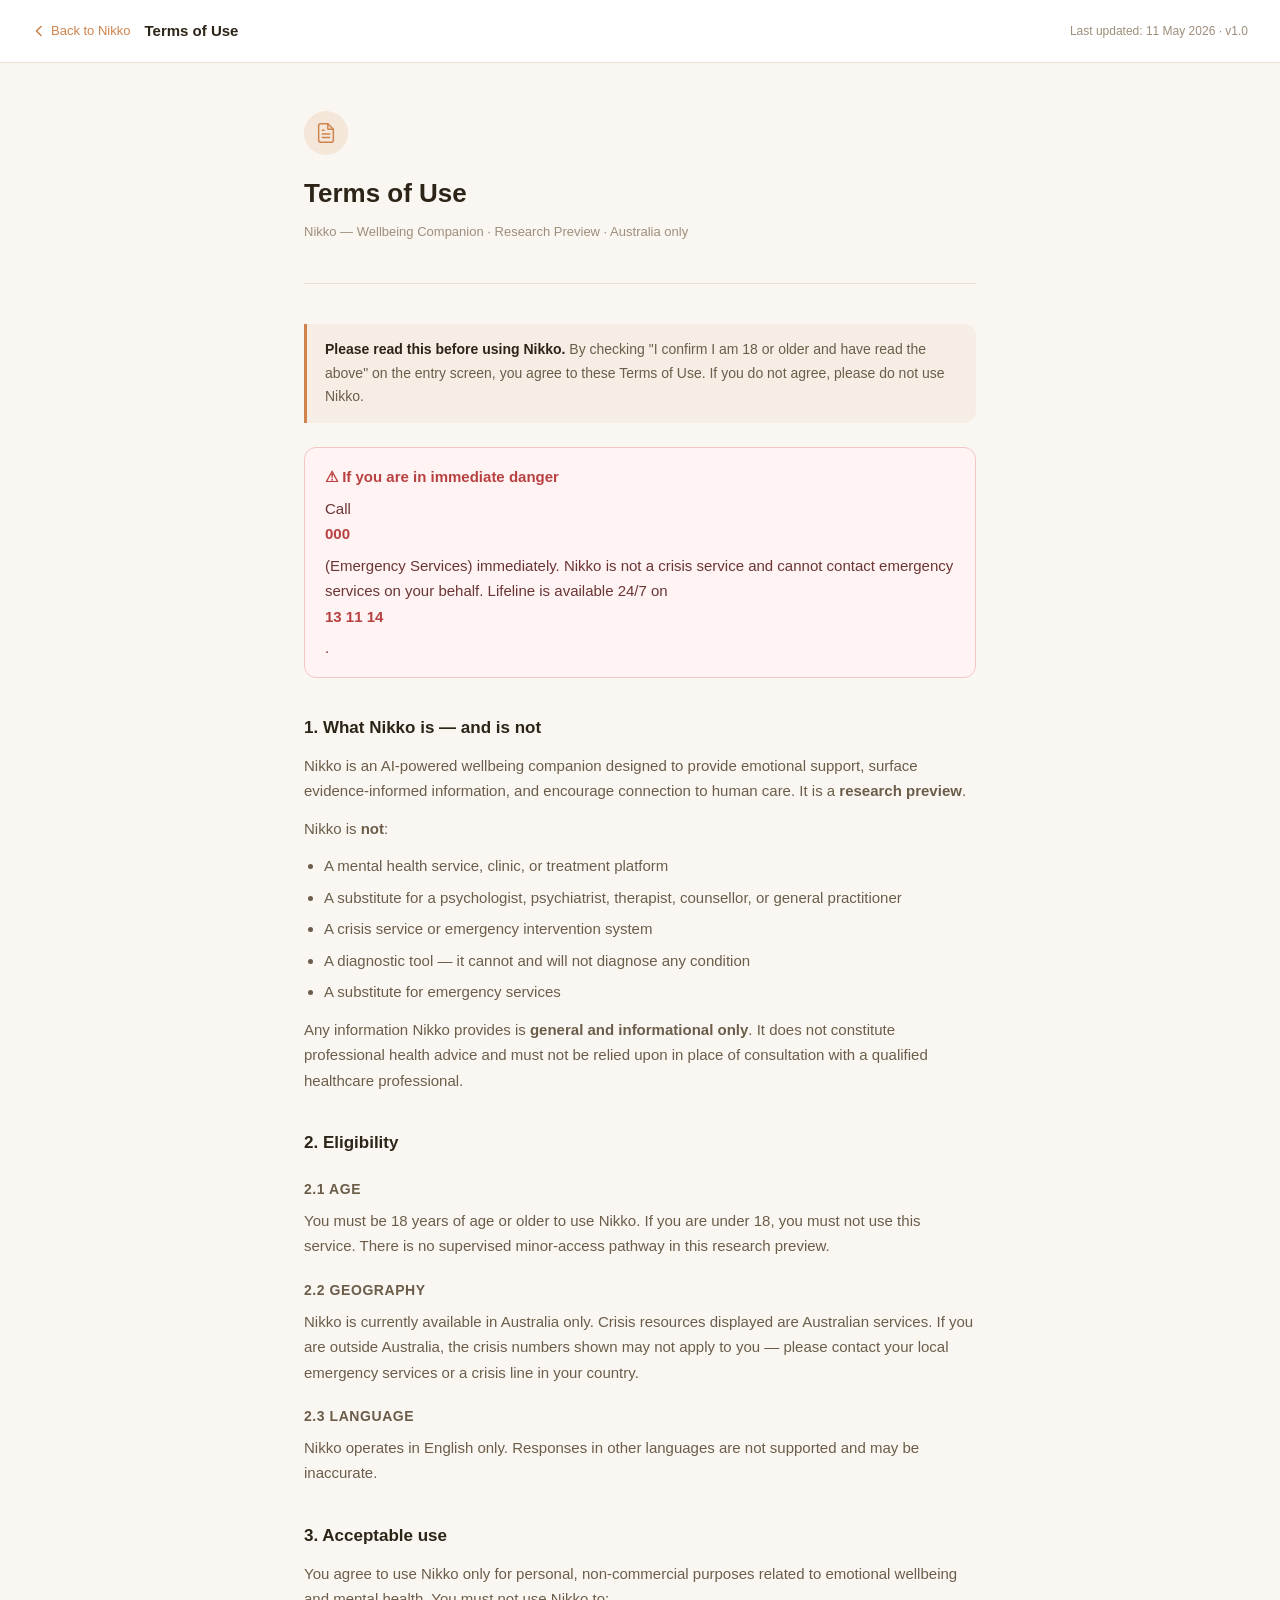
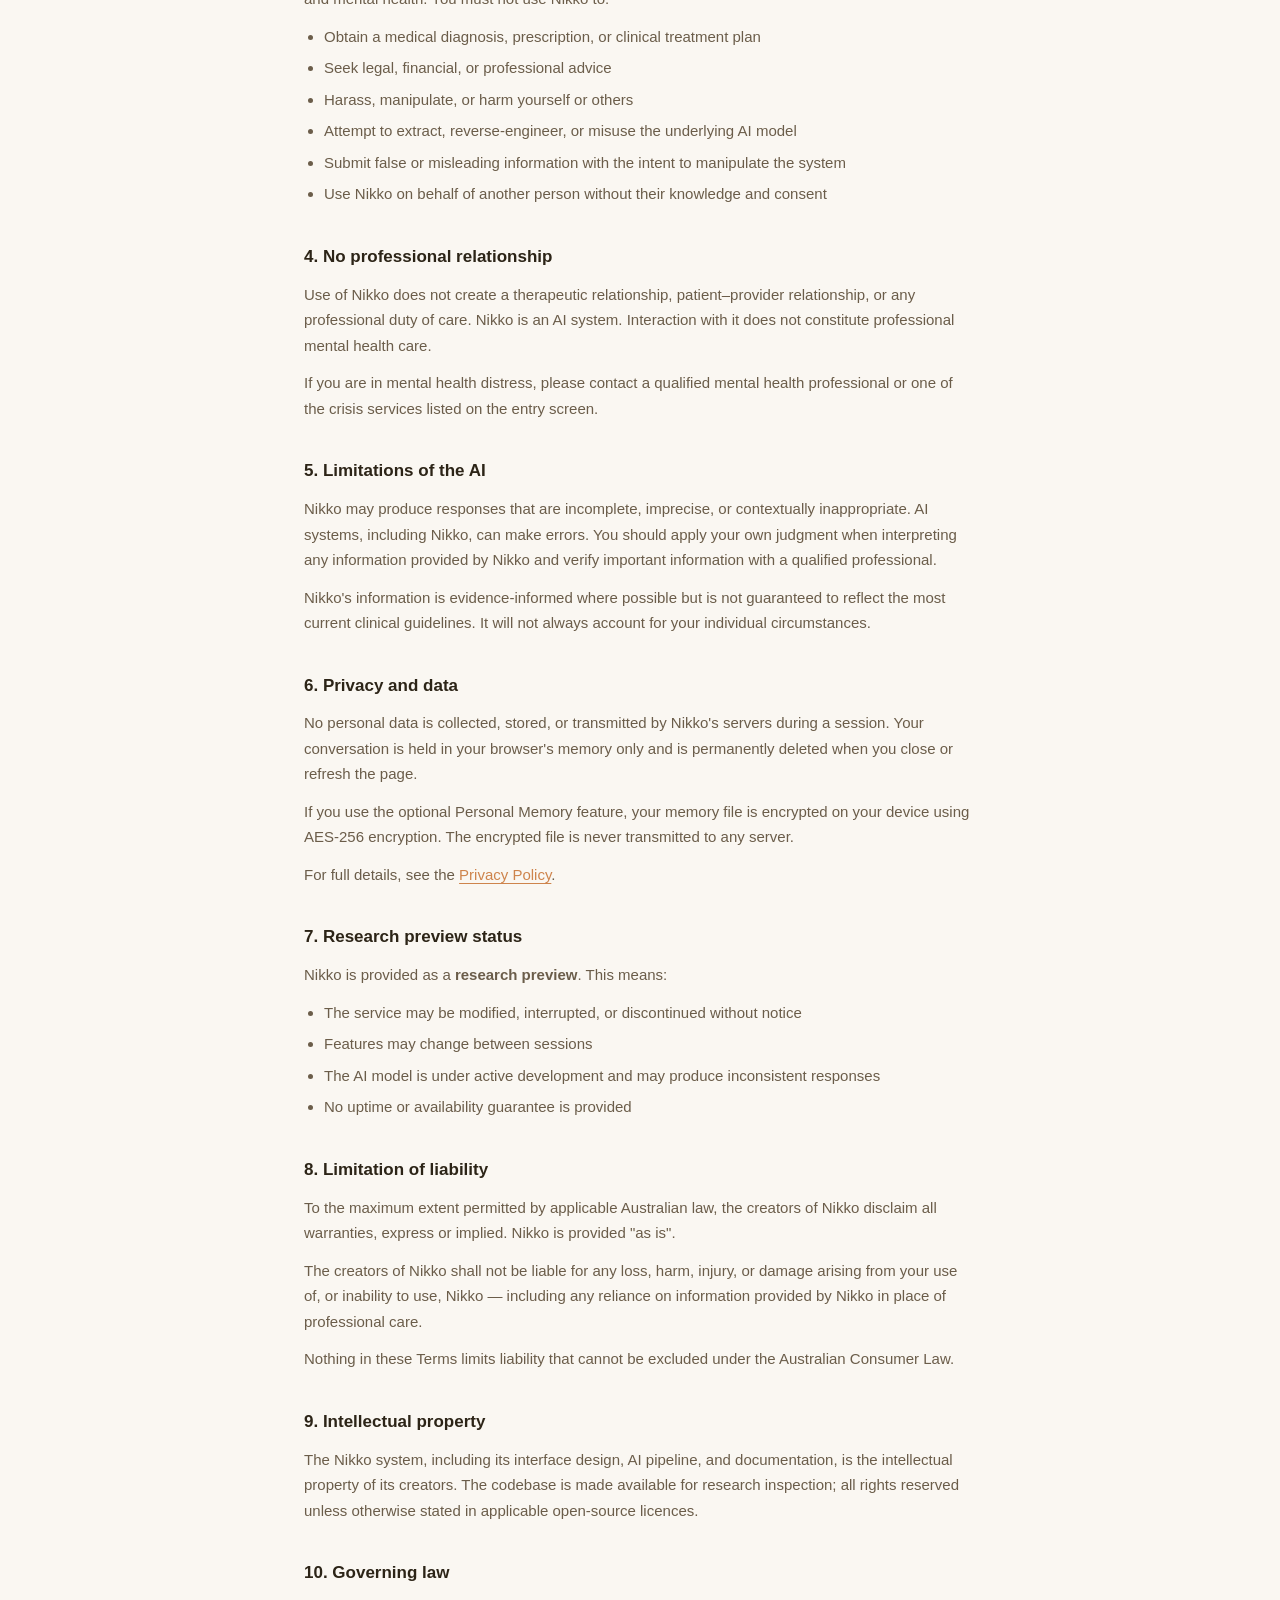
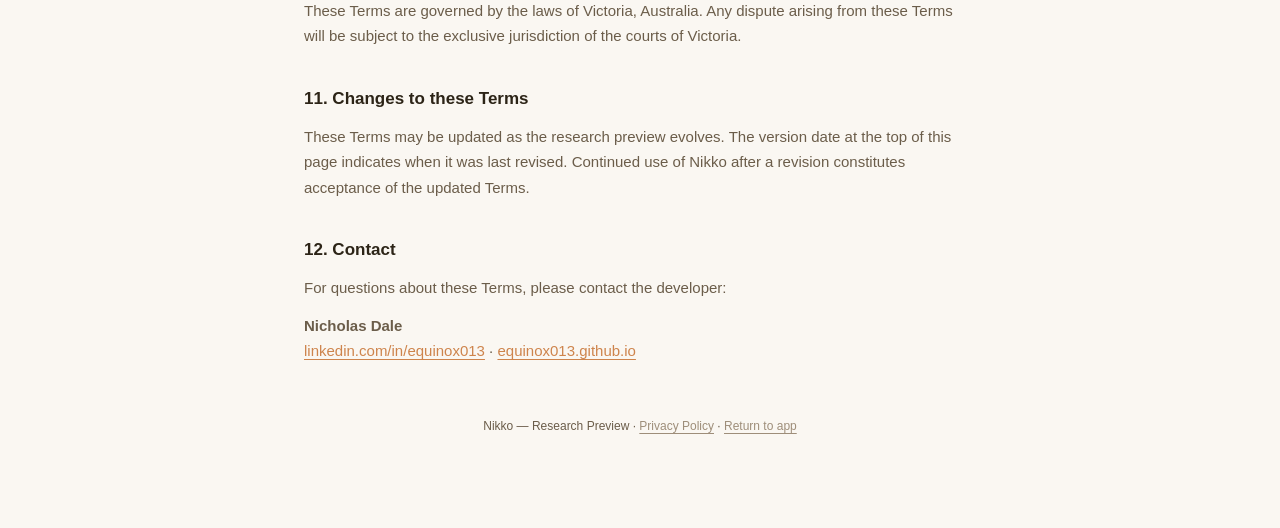
<file: web/eula.html>
<!doctype html>
<html lang="en" data-theme="light">
<head>
  <meta charset="utf-8" />
  <meta name="viewport" content="width=device-width, initial-scale=1" />
  <title>Terms of Use — Nikko</title>
  <style>
    :root {
      --bg: #faf7f2;
      --ink: #2c2417;
      --ink-2: #6b5d4a;
      --accent: #CE844C;
      --surface: #fff;
      --border: #e8e0d4;
      --muted: #9e8e7a;
      --radius: 12px;
    }
    @media (prefers-color-scheme: dark) {
      [data-theme="light"] { /* lock to light — legal docs stay light */ }
    }
    *, *::before, *::after { box-sizing: border-box; margin: 0; padding: 0; }
    body {
      font-family: -apple-system, BlinkMacSystemFont, 'Segoe UI', sans-serif;
      background: var(--bg);
      color: var(--ink);
      line-height: 1.7;
      font-size: 15px;
      padding: 0 0 80px;
    }
    header {
      background: var(--surface);
      border-bottom: 1px solid var(--border);
      padding: 18px 32px;
      display: flex;
      align-items: center;
      gap: 14px;
      position: sticky;
      top: 0;
      z-index: 10;
    }
    .back-link {
      color: var(--accent);
      text-decoration: none;
      font-size: 13px;
      display: flex;
      align-items: center;
      gap: 5px;
    }
    .back-link:hover { text-decoration: underline; }
    .header-title {
      font-size: 15px;
      font-weight: 600;
      color: var(--ink);
    }
    .header-sub {
      font-size: 12px;
      color: var(--muted);
      margin-left: auto;
    }
    main {
      max-width: 720px;
      margin: 0 auto;
      padding: 48px 24px 0;
    }
    .doc-header {
      margin-bottom: 40px;
      padding-bottom: 28px;
      border-bottom: 1px solid var(--border);
    }
    .doc-header .mark {
      width: 44px; height: 44px;
      background: color-mix(in srgb, var(--accent) 15%, transparent);
      border-radius: 50%;
      display: flex; align-items: center; justify-content: center;
      margin-bottom: 16px;
    }
    .doc-header .mark svg { width: 22px; height: 22px; color: var(--accent); }
    h1 { font-size: 26px; font-weight: 700; margin-bottom: 6px; }
    .doc-meta { font-size: 13px; color: var(--muted); }
    .callout {
      background: color-mix(in srgb, var(--accent) 8%, transparent);
      border-left: 3px solid var(--accent);
      border-radius: 0 var(--radius) var(--radius) 0;
      padding: 14px 18px;
      margin: 24px 0;
      font-size: 14px;
      color: var(--ink-2);
    }
    .callout strong { color: var(--ink); }
    h2 {
      font-size: 17px;
      font-weight: 650;
      margin: 36px 0 10px;
      color: var(--ink);
    }
    h3 {
      font-size: 14px;
      font-weight: 600;
      margin: 20px 0 6px;
      color: var(--ink-2);
      text-transform: uppercase;
      letter-spacing: 0.04em;
    }
    p { margin-bottom: 12px; color: var(--ink-2); }
    ul { padding-left: 20px; margin-bottom: 12px; }
    li { margin-bottom: 6px; color: var(--ink-2); }
    a { color: var(--accent); text-underline-offset: 3px; }
    .crisis-box {
      background: #fff3f3;
      border: 1px solid #f5c6c6;
      border-radius: var(--radius);
      padding: 16px 20px;
      margin: 20px 0;
    }
    .crisis-box strong { color: #b94040; display: block; margin-bottom: 6px; }
    .crisis-box p { color: #6b3535; margin: 0; }
    footer {
      text-align: center;
      padding: 40px 24px 0;
      font-size: 12px;
      color: var(--muted);
    }
    footer a { color: var(--muted); }
  </style>
</head>
<body>
  <header>
    <a class="back-link" href="Nikko.html">
      <svg width="14" height="14" viewBox="0 0 14 14" fill="none" stroke="currentColor" stroke-width="1.6" stroke-linecap="round" stroke-linejoin="round">
        <path d="M9 2.5 4.5 7 9 11.5" />
      </svg>
      Back to Nikko
    </a>
    <span class="header-title">Terms of Use</span>
    <span class="header-sub">Last updated: 11 May 2026 · v1.0</span>
  </header>

  <main>
    <div class="doc-header">
      <div class="mark">
        <svg viewBox="0 0 24 24" fill="none" stroke="currentColor" stroke-width="1.6" stroke-linecap="round" stroke-linejoin="round">
          <path d="M14 2H6a2 2 0 0 0-2 2v16a2 2 0 0 0 2 2h12a2 2 0 0 0 2-2V8z" />
          <path d="M14 2v6h6M16 13H8M16 17H8M10 9H8" />
        </svg>
      </div>
      <h1>Terms of Use</h1>
      <p class="doc-meta">Nikko — Wellbeing Companion · Research Preview · Australia only</p>
    </div>

    <div class="callout">
      <strong>Please read this before using Nikko.</strong>
      By checking "I confirm I am 18 or older and have read the above" on the entry screen, you agree to these Terms of Use. If you do not agree, please do not use Nikko.
    </div>

    <div class="crisis-box">
      <strong>⚠ If you are in immediate danger</strong>
      <p>Call <strong>000</strong> (Emergency Services) immediately. Nikko is not a crisis service and cannot contact emergency services on your behalf. Lifeline is available 24/7 on <strong>13 11 14</strong>.</p>
    </div>

    <h2>1. What Nikko is — and is not</h2>
    <p>Nikko is an AI-powered wellbeing companion designed to provide emotional support, surface evidence-informed information, and encourage connection to human care. It is a <strong>research preview</strong>.</p>
    <p>Nikko is <strong>not</strong>:</p>
    <ul>
      <li>A mental health service, clinic, or treatment platform</li>
      <li>A substitute for a psychologist, psychiatrist, therapist, counsellor, or general practitioner</li>
      <li>A crisis service or emergency intervention system</li>
      <li>A diagnostic tool — it cannot and will not diagnose any condition</li>
      <li>A substitute for emergency services</li>
    </ul>
    <p>Any information Nikko provides is <strong>general and informational only</strong>. It does not constitute professional health advice and must not be relied upon in place of consultation with a qualified healthcare professional.</p>

    <h2>2. Eligibility</h2>
    <h3>2.1 Age</h3>
    <p>You must be 18 years of age or older to use Nikko. If you are under 18, you must not use this service. There is no supervised minor-access pathway in this research preview.</p>
    <h3>2.2 Geography</h3>
    <p>Nikko is currently available in Australia only. Crisis resources displayed are Australian services. If you are outside Australia, the crisis numbers shown may not apply to you — please contact your local emergency services or a crisis line in your country.</p>
    <h3>2.3 Language</h3>
    <p>Nikko operates in English only. Responses in other languages are not supported and may be inaccurate.</p>

    <h2>3. Acceptable use</h2>
    <p>You agree to use Nikko only for personal, non-commercial purposes related to emotional wellbeing and mental health. You must not use Nikko to:</p>
    <ul>
      <li>Obtain a medical diagnosis, prescription, or clinical treatment plan</li>
      <li>Seek legal, financial, or professional advice</li>
      <li>Harass, manipulate, or harm yourself or others</li>
      <li>Attempt to extract, reverse-engineer, or misuse the underlying AI model</li>
      <li>Submit false or misleading information with the intent to manipulate the system</li>
      <li>Use Nikko on behalf of another person without their knowledge and consent</li>
    </ul>

    <h2>4. No professional relationship</h2>
    <p>Use of Nikko does not create a therapeutic relationship, patient–provider relationship, or any professional duty of care. Nikko is an AI system. Interaction with it does not constitute professional mental health care.</p>
    <p>If you are in mental health distress, please contact a qualified mental health professional or one of the crisis services listed on the entry screen.</p>

    <h2>5. Limitations of the AI</h2>
    <p>Nikko may produce responses that are incomplete, imprecise, or contextually inappropriate. AI systems, including Nikko, can make errors. You should apply your own judgment when interpreting any information provided by Nikko and verify important information with a qualified professional.</p>
    <p>Nikko's information is evidence-informed where possible but is not guaranteed to reflect the most current clinical guidelines. It will not always account for your individual circumstances.</p>

    <h2>6. Privacy and data</h2>
    <p>No personal data is collected, stored, or transmitted by Nikko's servers during a session. Your conversation is held in your browser's memory only and is permanently deleted when you close or refresh the page.</p>
    <p>If you use the optional Personal Memory feature, your memory file is encrypted on your device using AES-256 encryption. The encrypted file is never transmitted to any server.</p>
    <p>For full details, see the <a href="privacy.html" target="_blank" rel="noopener">Privacy Policy</a>.</p>

    <h2>7. Research preview status</h2>
    <p>Nikko is provided as a <strong>research preview</strong>. This means:</p>
    <ul>
      <li>The service may be modified, interrupted, or discontinued without notice</li>
      <li>Features may change between sessions</li>
      <li>The AI model is under active development and may produce inconsistent responses</li>
      <li>No uptime or availability guarantee is provided</li>
    </ul>

    <h2>8. Limitation of liability</h2>
    <p>To the maximum extent permitted by applicable Australian law, the creators of Nikko disclaim all warranties, express or implied. Nikko is provided "as is".</p>
    <p>The creators of Nikko shall not be liable for any loss, harm, injury, or damage arising from your use of, or inability to use, Nikko — including any reliance on information provided by Nikko in place of professional care.</p>
    <p>Nothing in these Terms limits liability that cannot be excluded under the Australian Consumer Law.</p>

    <h2>9. Intellectual property</h2>
    <p>The Nikko system, including its interface design, AI pipeline, and documentation, is the intellectual property of its creators. The codebase is made available for research inspection; all rights reserved unless otherwise stated in applicable open-source licences.</p>

    <h2>10. Governing law</h2>
    <p>These Terms are governed by the laws of Victoria, Australia. Any dispute arising from these Terms will be subject to the exclusive jurisdiction of the courts of Victoria.</p>

    <h2>11. Changes to these Terms</h2>
    <p>These Terms may be updated as the research preview evolves. The version date at the top of this page indicates when it was last revised. Continued use of Nikko after a revision constitutes acceptance of the updated Terms.</p>

    <h2>12. Contact</h2>
    <p>For questions about these Terms, please contact the developer:</p>
    <p>
      <strong>Nicholas Dale</strong><br />
      <a href="https://www.linkedin.com/in/equinox013/" target="_blank" rel="noopener noreferrer">linkedin.com/in/equinox013</a> ·
      <a href="https://equinox013.github.io/" target="_blank" rel="noopener noreferrer">equinox013.github.io</a>
    </p>

  </main>

  <footer>
    <p>Nikko — Research Preview · <a href="privacy.html" target="_blank">Privacy Policy</a> · <a href="Nikko.html">Return to app</a></p>
  </footer>
</body>
</html>
</file>
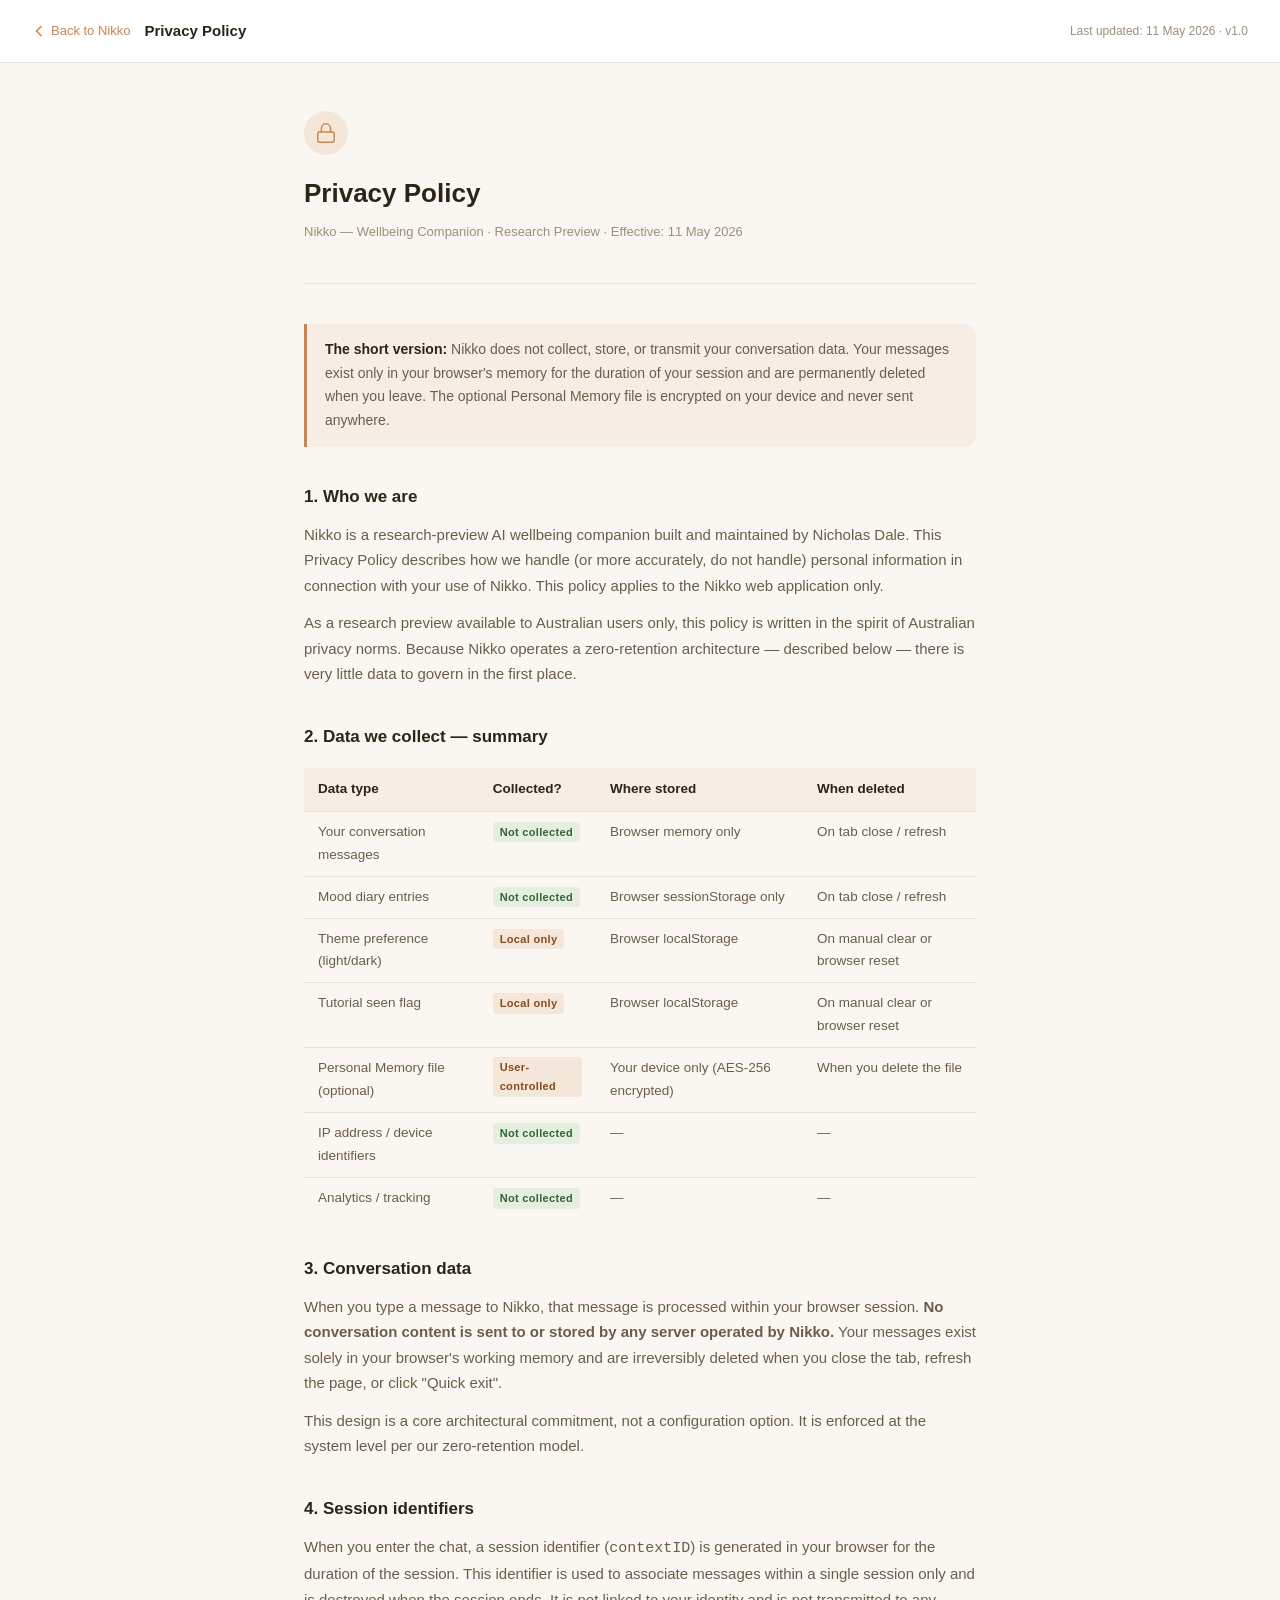
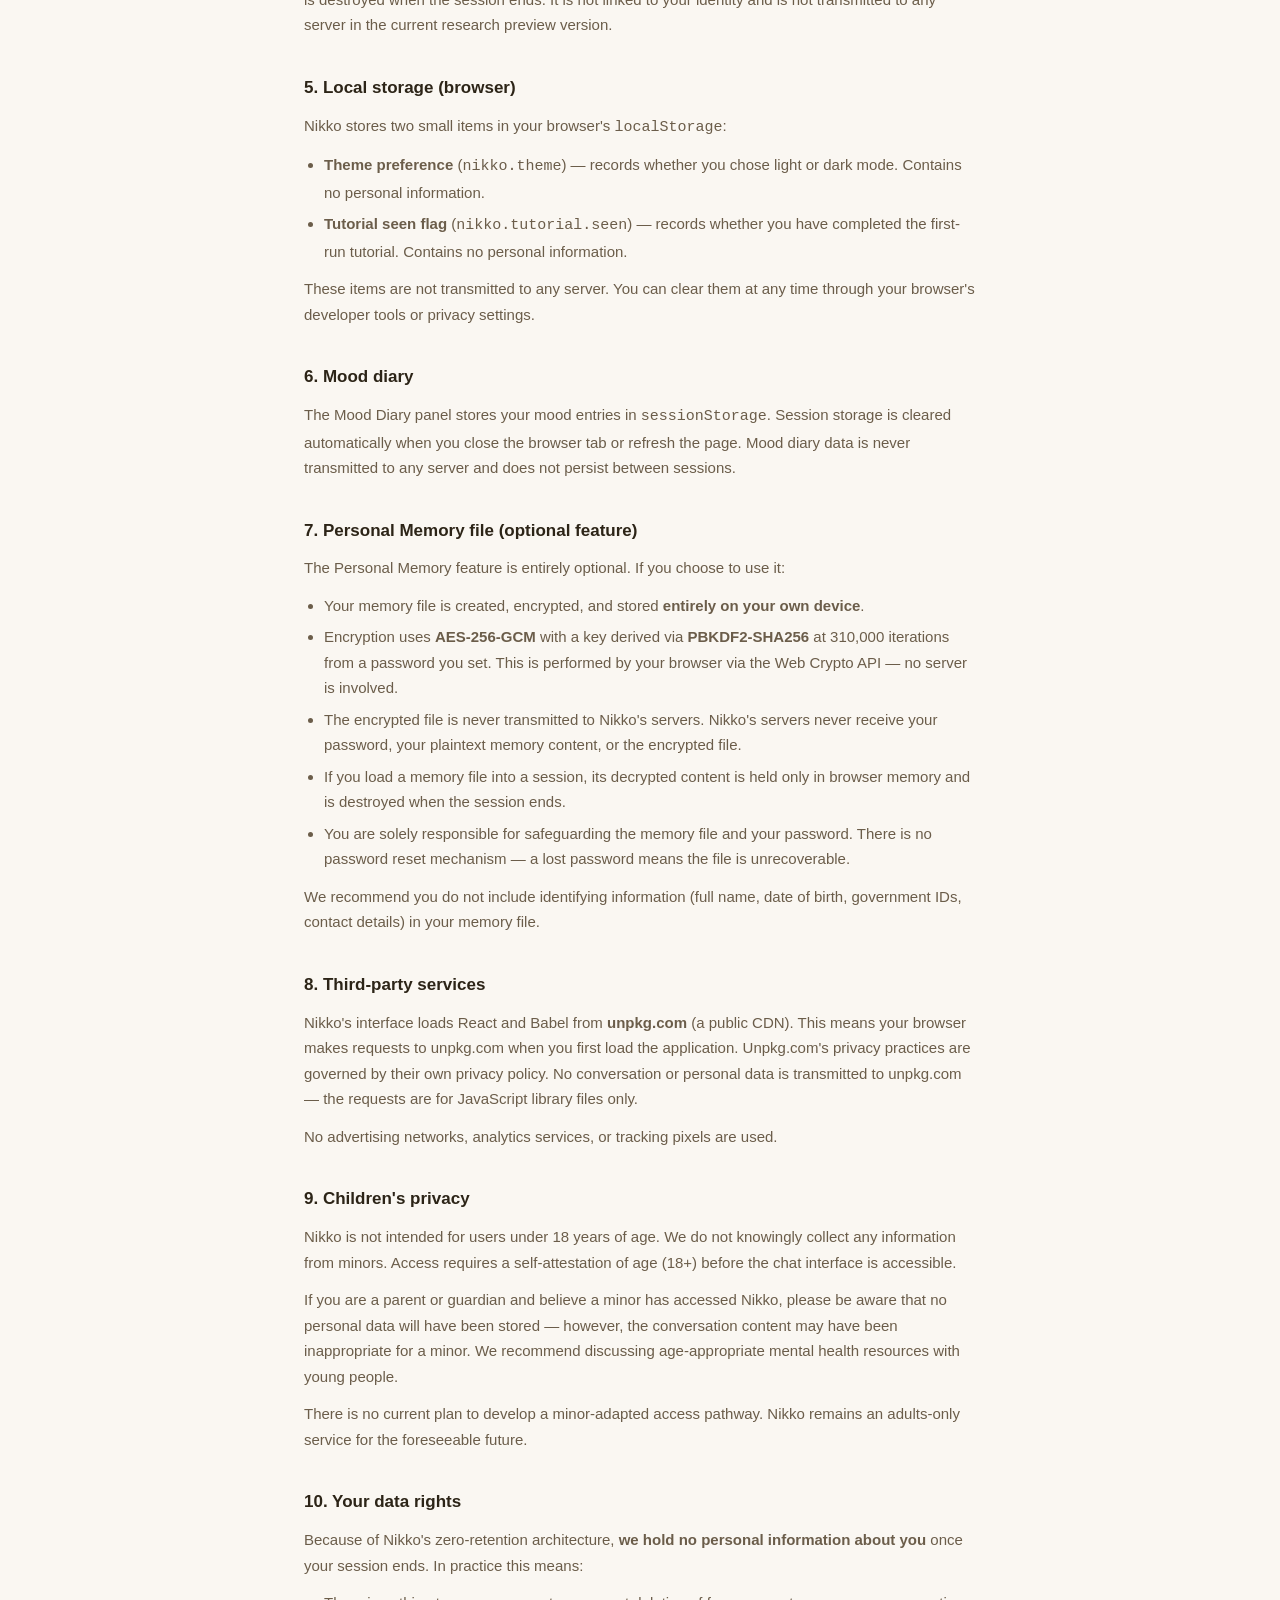
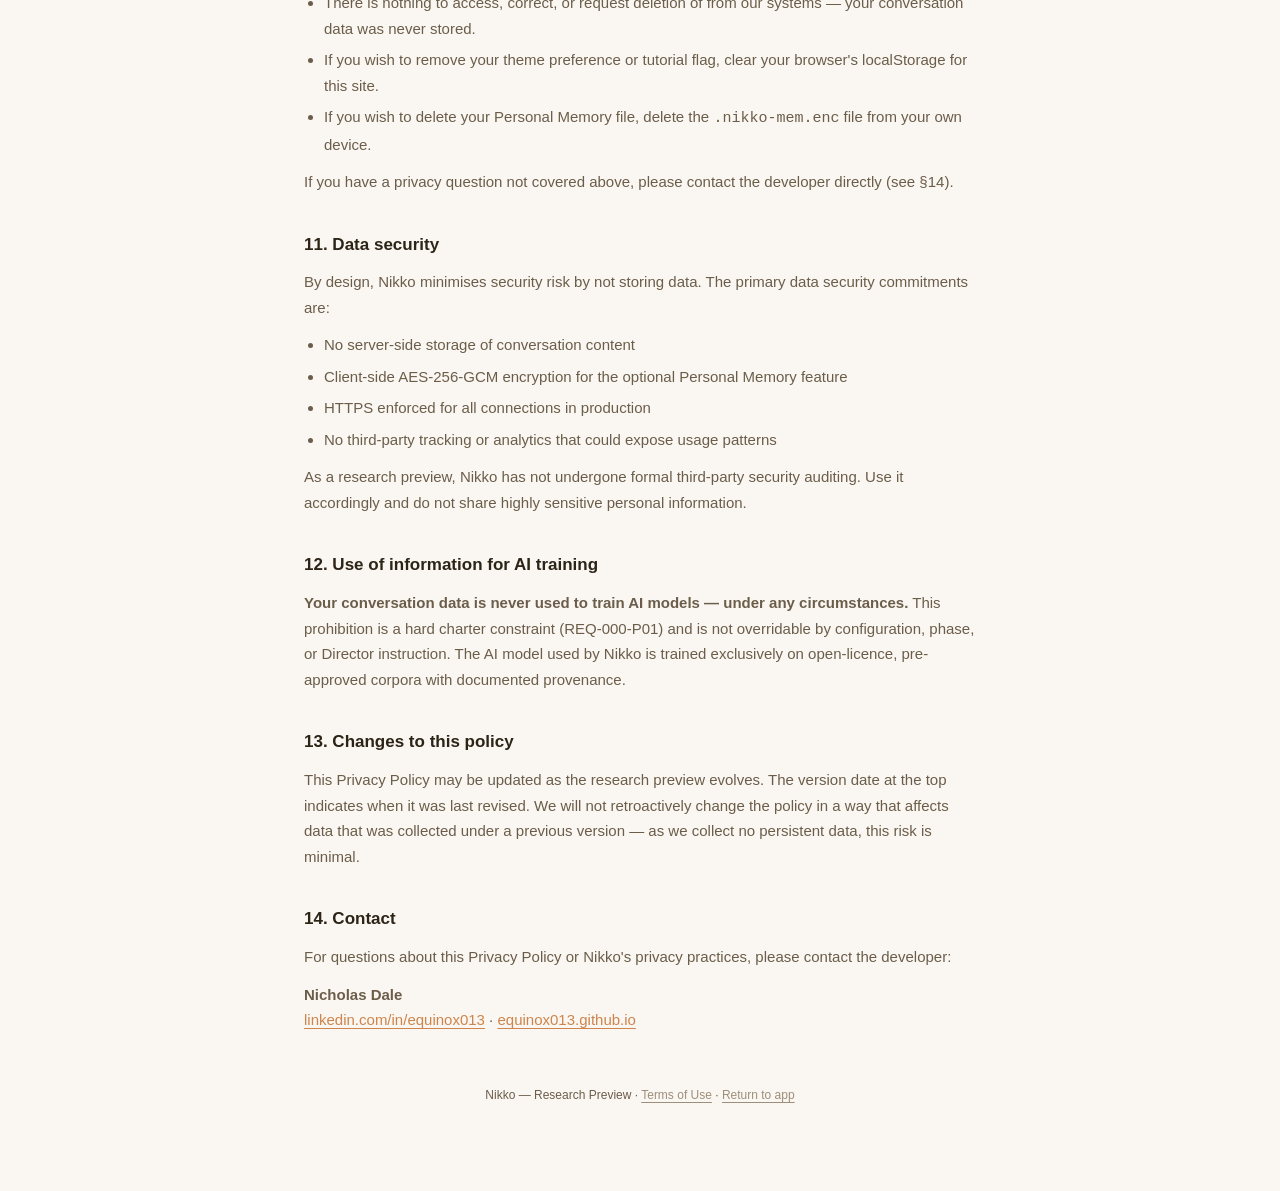
<file: web/privacy.html>
<!doctype html>
<html lang="en" data-theme="light">
<head>
  <meta charset="utf-8" />
  <meta name="viewport" content="width=device-width, initial-scale=1" />
  <title>Privacy Policy — Nikko</title>
  <style>
    :root {
      --bg: #faf7f2;
      --ink: #2c2417;
      --ink-2: #6b5d4a;
      --accent: #CE844C;
      --surface: #fff;
      --border: #e8e0d4;
      --muted: #9e8e7a;
      --radius: 12px;
    }
    *, *::before, *::after { box-sizing: border-box; margin: 0; padding: 0; }
    body {
      font-family: -apple-system, BlinkMacSystemFont, 'Segoe UI', sans-serif;
      background: var(--bg);
      color: var(--ink);
      line-height: 1.7;
      font-size: 15px;
      padding: 0 0 80px;
    }
    header {
      background: var(--surface);
      border-bottom: 1px solid var(--border);
      padding: 18px 32px;
      display: flex;
      align-items: center;
      gap: 14px;
      position: sticky;
      top: 0;
      z-index: 10;
    }
    .back-link {
      color: var(--accent);
      text-decoration: none;
      font-size: 13px;
      display: flex;
      align-items: center;
      gap: 5px;
    }
    .back-link:hover { text-decoration: underline; }
    .header-title { font-size: 15px; font-weight: 600; color: var(--ink); }
    .header-sub { font-size: 12px; color: var(--muted); margin-left: auto; }
    main { max-width: 720px; margin: 0 auto; padding: 48px 24px 0; }
    .doc-header {
      margin-bottom: 40px;
      padding-bottom: 28px;
      border-bottom: 1px solid var(--border);
    }
    .doc-header .mark {
      width: 44px; height: 44px;
      background: color-mix(in srgb, var(--accent) 15%, transparent);
      border-radius: 50%;
      display: flex; align-items: center; justify-content: center;
      margin-bottom: 16px;
    }
    .doc-header .mark svg { width: 22px; height: 22px; color: var(--accent); }
    h1 { font-size: 26px; font-weight: 700; margin-bottom: 6px; }
    .doc-meta { font-size: 13px; color: var(--muted); }
    .callout {
      background: color-mix(in srgb, var(--accent) 8%, transparent);
      border-left: 3px solid var(--accent);
      border-radius: 0 var(--radius) var(--radius) 0;
      padding: 14px 18px;
      margin: 24px 0;
      font-size: 14px;
      color: var(--ink-2);
    }
    .callout strong { color: var(--ink); }
    .data-table {
      width: 100%;
      border-collapse: collapse;
      margin: 16px 0 24px;
      font-size: 13.5px;
    }
    .data-table th {
      background: color-mix(in srgb, var(--accent) 8%, transparent);
      text-align: left;
      padding: 10px 14px;
      font-weight: 600;
      color: var(--ink);
      border-bottom: 1px solid var(--border);
    }
    .data-table td {
      padding: 9px 14px;
      border-bottom: 1px solid var(--border);
      color: var(--ink-2);
      vertical-align: top;
    }
    .data-table tr:last-child td { border-bottom: none; }
    .tag {
      display: inline-block;
      background: color-mix(in srgb, #4caf50 12%, transparent);
      color: #2e6930;
      border-radius: 4px;
      padding: 1px 7px;
      font-size: 11px;
      font-weight: 600;
      letter-spacing: 0.03em;
    }
    .tag.warn {
      background: color-mix(in srgb, var(--accent) 15%, transparent);
      color: #8a4a18;
    }
    h2 {
      font-size: 17px;
      font-weight: 650;
      margin: 36px 0 10px;
      color: var(--ink);
    }
    h3 {
      font-size: 14px;
      font-weight: 600;
      margin: 20px 0 6px;
      color: var(--ink-2);
      text-transform: uppercase;
      letter-spacing: 0.04em;
    }
    p { margin-bottom: 12px; color: var(--ink-2); }
    ul { padding-left: 20px; margin-bottom: 12px; }
    li { margin-bottom: 6px; color: var(--ink-2); }
    a { color: var(--accent); text-underline-offset: 3px; }
    footer {
      text-align: center;
      padding: 40px 24px 0;
      font-size: 12px;
      color: var(--muted);
    }
    footer a { color: var(--muted); }
  </style>
</head>
<body>
  <header>
    <a class="back-link" href="Nikko.html">
      <svg width="14" height="14" viewBox="0 0 14 14" fill="none" stroke="currentColor" stroke-width="1.6" stroke-linecap="round" stroke-linejoin="round">
        <path d="M9 2.5 4.5 7 9 11.5" />
      </svg>
      Back to Nikko
    </a>
    <span class="header-title">Privacy Policy</span>
    <span class="header-sub">Last updated: 11 May 2026 · v1.0</span>
  </header>

  <main>
    <div class="doc-header">
      <div class="mark">
        <svg viewBox="0 0 24 24" fill="none" stroke="currentColor" stroke-width="1.6" stroke-linecap="round" stroke-linejoin="round">
          <rect x="3" y="11" width="18" height="11" rx="2" ry="2"/>
          <path d="M7 11V7a5 5 0 0 1 10 0v4"/>
        </svg>
      </div>
      <h1>Privacy Policy</h1>
      <p class="doc-meta">Nikko — Wellbeing Companion · Research Preview · Effective: 11 May 2026</p>
    </div>

    <div class="callout">
      <strong>The short version:</strong> Nikko does not collect, store, or transmit your conversation data. Your messages exist only in your browser's memory for the duration of your session and are permanently deleted when you leave. The optional Personal Memory file is encrypted on your device and never sent anywhere.
    </div>

    <h2>1. Who we are</h2>
    <p>Nikko is a research-preview AI wellbeing companion built and maintained by Nicholas Dale. This Privacy Policy describes how we handle (or more accurately, do not handle) personal information in connection with your use of Nikko. This policy applies to the Nikko web application only.</p>
    <p>As a research preview available to Australian users only, this policy is written in the spirit of Australian privacy norms. Because Nikko operates a zero-retention architecture — described below — there is very little data to govern in the first place.</p>

    <h2>2. Data we collect — summary</h2>
    <table class="data-table">
      <thead>
        <tr>
          <th>Data type</th>
          <th>Collected?</th>
          <th>Where stored</th>
          <th>When deleted</th>
        </tr>
      </thead>
      <tbody>
        <tr>
          <td>Your conversation messages</td>
          <td><span class="tag">Not collected</span></td>
          <td>Browser memory only</td>
          <td>On tab close / refresh</td>
        </tr>
        <tr>
          <td>Mood diary entries</td>
          <td><span class="tag">Not collected</span></td>
          <td>Browser sessionStorage only</td>
          <td>On tab close / refresh</td>
        </tr>
        <tr>
          <td>Theme preference (light/dark)</td>
          <td><span class="tag warn">Local only</span></td>
          <td>Browser localStorage</td>
          <td>On manual clear or browser reset</td>
        </tr>
        <tr>
          <td>Tutorial seen flag</td>
          <td><span class="tag warn">Local only</span></td>
          <td>Browser localStorage</td>
          <td>On manual clear or browser reset</td>
        </tr>
        <tr>
          <td>Personal Memory file (optional)</td>
          <td><span class="tag warn">User-controlled</span></td>
          <td>Your device only (AES-256 encrypted)</td>
          <td>When you delete the file</td>
        </tr>
        <tr>
          <td>IP address / device identifiers</td>
          <td><span class="tag">Not collected</span></td>
          <td>—</td>
          <td>—</td>
        </tr>
        <tr>
          <td>Analytics / tracking</td>
          <td><span class="tag">Not collected</span></td>
          <td>—</td>
          <td>—</td>
        </tr>
      </tbody>
    </table>

    <h2>3. Conversation data</h2>
    <p>When you type a message to Nikko, that message is processed within your browser session. <strong>No conversation content is sent to or stored by any server operated by Nikko.</strong> Your messages exist solely in your browser's working memory and are irreversibly deleted when you close the tab, refresh the page, or click "Quick exit".</p>
    <p>This design is a core architectural commitment, not a configuration option. It is enforced at the system level per our zero-retention model.</p>

    <h2>4. Session identifiers</h2>
    <p>When you enter the chat, a session identifier (<code>contextID</code>) is generated in your browser for the duration of the session. This identifier is used to associate messages within a single session only and is destroyed when the session ends. It is not linked to your identity and is not transmitted to any server in the current research preview version.</p>

    <h2>5. Local storage (browser)</h2>
    <p>Nikko stores two small items in your browser's <code>localStorage</code>:</p>
    <ul>
      <li><strong>Theme preference</strong> (<code>nikko.theme</code>) — records whether you chose light or dark mode. Contains no personal information.</li>
      <li><strong>Tutorial seen flag</strong> (<code>nikko.tutorial.seen</code>) — records whether you have completed the first-run tutorial. Contains no personal information.</li>
    </ul>
    <p>These items are not transmitted to any server. You can clear them at any time through your browser's developer tools or privacy settings.</p>

    <h2>6. Mood diary</h2>
    <p>The Mood Diary panel stores your mood entries in <code>sessionStorage</code>. Session storage is cleared automatically when you close the browser tab or refresh the page. Mood diary data is never transmitted to any server and does not persist between sessions.</p>

    <h2>7. Personal Memory file (optional feature)</h2>
    <p>The Personal Memory feature is entirely optional. If you choose to use it:</p>
    <ul>
      <li>Your memory file is created, encrypted, and stored <strong>entirely on your own device</strong>.</li>
      <li>Encryption uses <strong>AES-256-GCM</strong> with a key derived via <strong>PBKDF2-SHA256</strong> at 310,000 iterations from a password you set. This is performed by your browser via the Web Crypto API — no server is involved.</li>
      <li>The encrypted file is never transmitted to Nikko's servers. Nikko's servers never receive your password, your plaintext memory content, or the encrypted file.</li>
      <li>If you load a memory file into a session, its decrypted content is held only in browser memory and is destroyed when the session ends.</li>
      <li>You are solely responsible for safeguarding the memory file and your password. There is no password reset mechanism — a lost password means the file is unrecoverable.</li>
    </ul>
    <p>We recommend you do not include identifying information (full name, date of birth, government IDs, contact details) in your memory file.</p>

    <h2>8. Third-party services</h2>
    <p>Nikko's interface loads React and Babel from <strong>unpkg.com</strong> (a public CDN). This means your browser makes requests to unpkg.com when you first load the application. Unpkg.com's privacy practices are governed by their own privacy policy. No conversation or personal data is transmitted to unpkg.com — the requests are for JavaScript library files only.</p>
    <p>No advertising networks, analytics services, or tracking pixels are used.</p>

    <h2>9. Children's privacy</h2>
    <p>Nikko is not intended for users under 18 years of age. We do not knowingly collect any information from minors. Access requires a self-attestation of age (18+) before the chat interface is accessible.</p>
    <p>If you are a parent or guardian and believe a minor has accessed Nikko, please be aware that no personal data will have been stored — however, the conversation content may have been inappropriate for a minor. We recommend discussing age-appropriate mental health resources with young people.</p>
    <p>There is no current plan to develop a minor-adapted access pathway. Nikko remains an adults-only service for the foreseeable future.</p>

    <h2>10. Your data rights</h2>
    <p>Because of Nikko's zero-retention architecture, <strong>we hold no personal information about you</strong> once your session ends. In practice this means:</p>
    <ul>
      <li>There is nothing to access, correct, or request deletion of from our systems — your conversation data was never stored.</li>
      <li>If you wish to remove your theme preference or tutorial flag, clear your browser's localStorage for this site.</li>
      <li>If you wish to delete your Personal Memory file, delete the <code>.nikko-mem.enc</code> file from your own device.</li>
    </ul>
    <p>If you have a privacy question not covered above, please contact the developer directly (see §14).</p>

    <h2>11. Data security</h2>
    <p>By design, Nikko minimises security risk by not storing data. The primary data security commitments are:</p>
    <ul>
      <li>No server-side storage of conversation content</li>
      <li>Client-side AES-256-GCM encryption for the optional Personal Memory feature</li>
      <li>HTTPS enforced for all connections in production</li>
      <li>No third-party tracking or analytics that could expose usage patterns</li>
    </ul>
    <p>As a research preview, Nikko has not undergone formal third-party security auditing. Use it accordingly and do not share highly sensitive personal information.</p>

    <h2>12. Use of information for AI training</h2>
    <p><strong>Your conversation data is never used to train AI models — under any circumstances.</strong> This prohibition is a hard charter constraint (REQ-000-P01) and is not overridable by configuration, phase, or Director instruction. The AI model used by Nikko is trained exclusively on open-licence, pre-approved corpora with documented provenance.</p>

    <h2>13. Changes to this policy</h2>
    <p>This Privacy Policy may be updated as the research preview evolves. The version date at the top indicates when it was last revised. We will not retroactively change the policy in a way that affects data that was collected under a previous version — as we collect no persistent data, this risk is minimal.</p>

    <h2>14. Contact</h2>
    <p>For questions about this Privacy Policy or Nikko's privacy practices, please contact the developer:</p>
    <p>
      <strong>Nicholas Dale</strong><br />
      <a href="https://www.linkedin.com/in/equinox013/" target="_blank" rel="noopener noreferrer">linkedin.com/in/equinox013</a> ·
      <a href="https://equinox013.github.io/" target="_blank" rel="noopener noreferrer">equinox013.github.io</a>
    </p>

  </main>

  <footer>
    <p>Nikko — Research Preview · <a href="eula.html" target="_blank">Terms of Use</a> · <a href="Nikko.html">Return to app</a></p>
  </footer>
</body>
</html>
</file>
